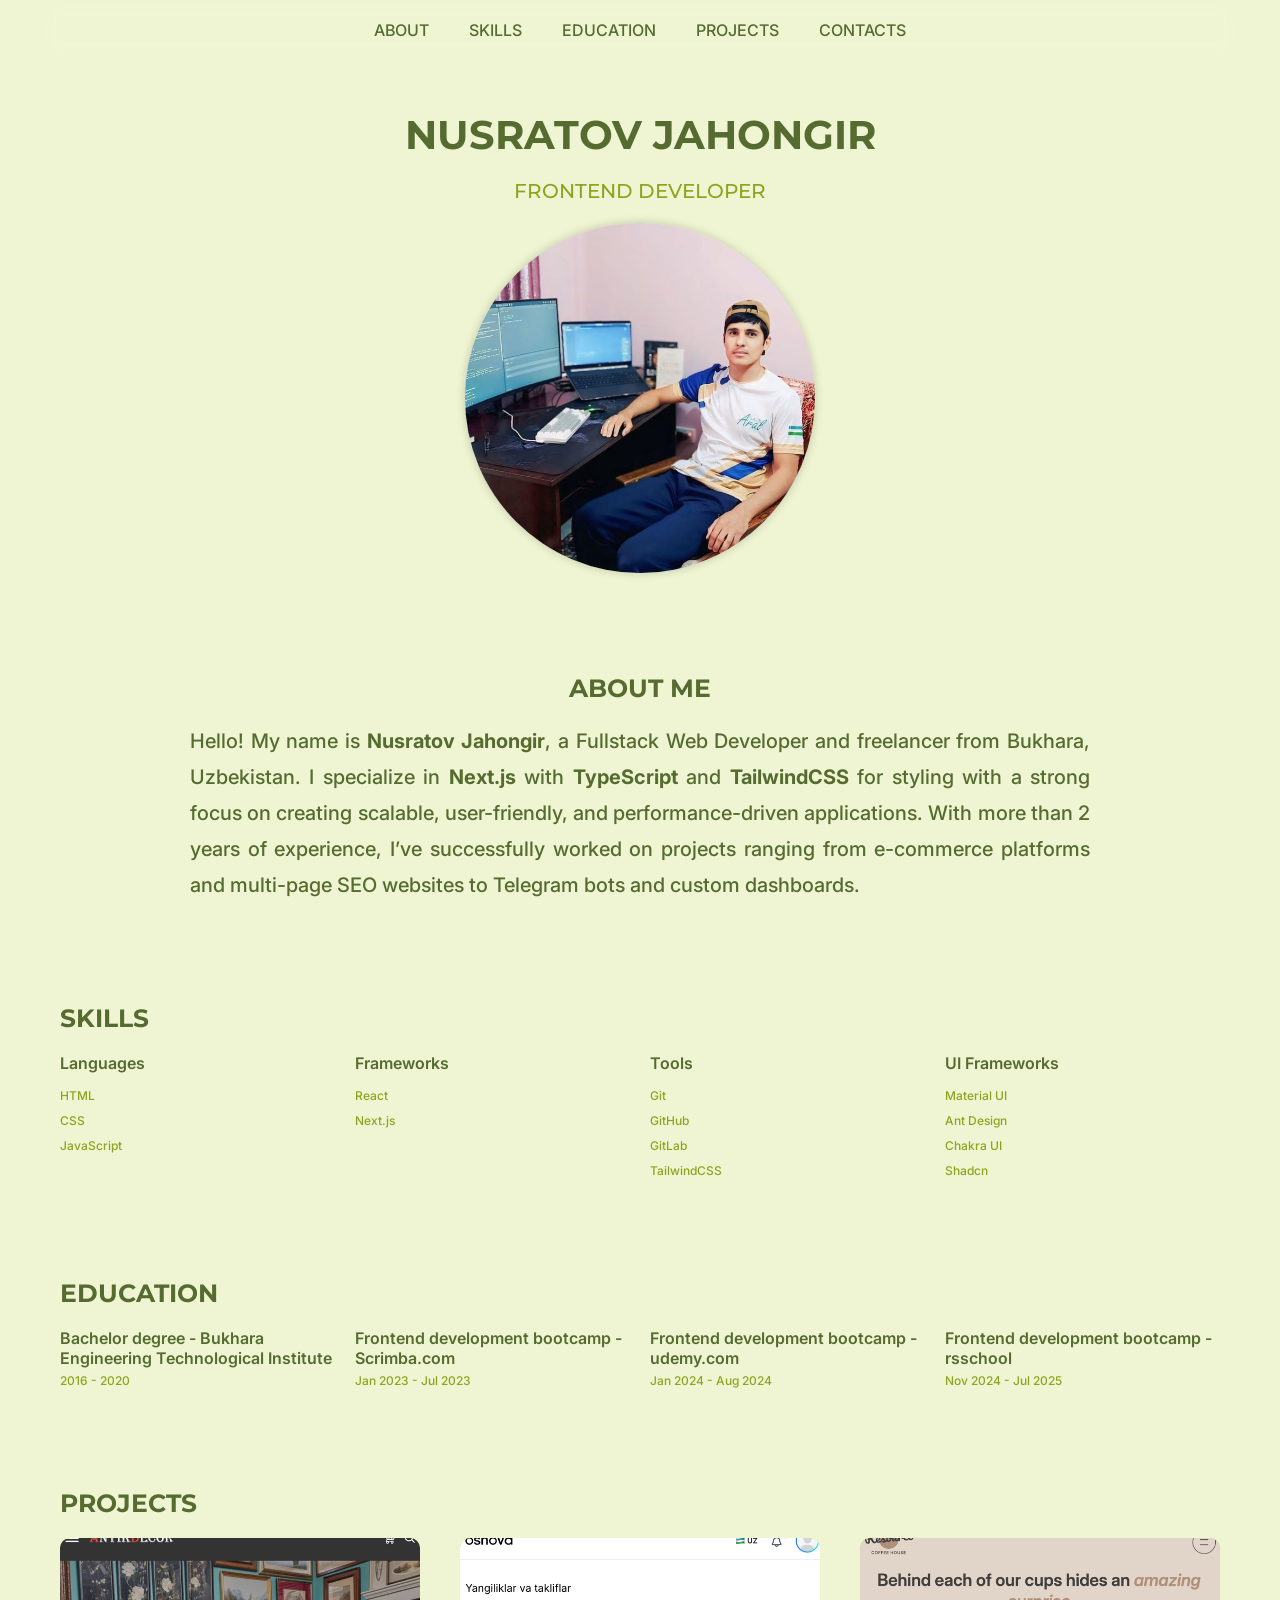
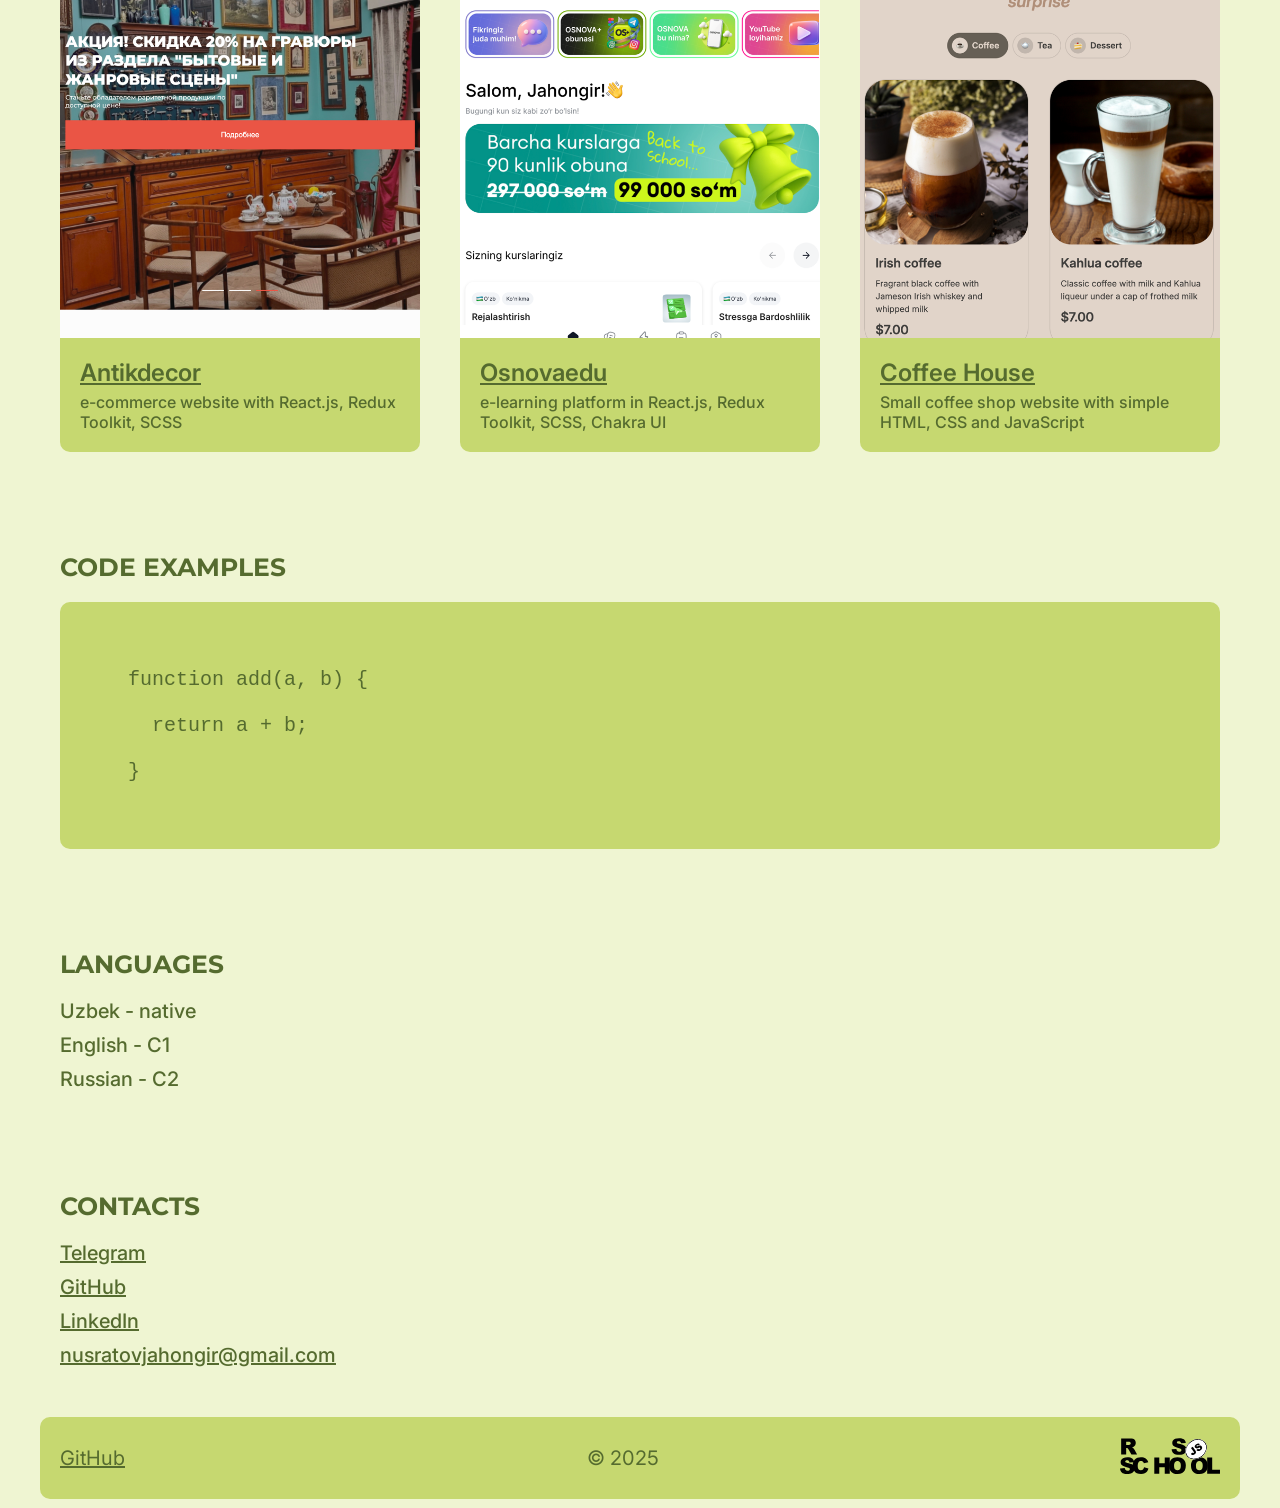
<file: index.html>
<!DOCTYPE html>
<html lang="en">
  <head>
    <meta charset="UTF-8" />
    <meta name="viewport" content="width=device-width, initial-scale=1.0" />
    <link rel="stylesheet" href="style.css" />
    <link rel="preconnect" href="https://fonts.googleapis.com" />
    <link rel="preconnect" href="https://fonts.gstatic.com" crossorigin />
    <link
      href="https://fonts.googleapis.com/css2?family=Inter:ital,opsz,wght@0,14..32,100..900;1,14..32,100..900&family=Lato:ital,wght@0,100;0,300;0,400;0,700;0,900;1,100;1,300;1,400;1,700;1,900&family=Merriweather:ital,wght@0,300;0,400;0,700;0,900;1,300;1,400;1,700;1,900&family=Montserrat:ital,wght@0,100..900;1,100..900&family=Poppins:ital,wght@0,100;0,200;0,300;0,400;0,500;0,600;0,700;0,800;0,900;1,100;1,200;1,300;1,400;1,500;1,600;1,700;1,800;1,900&family=Prata&family=Roboto:ital,wght@0,100..900;1,100..900&display=swap"
      rel="stylesheet"
    />
    <title>RSSchool CV</title>
  </head>
  <body>
    <header class="container" id="header">
      <nav class="menu">
        <ul class="menu-list">
          <li><a href="#about">about</a></li>
          <li><a href="#skills">skills</a></li>
          <li><a href="#education">education</a></li>
          <li><a href="#projects">projects</a></li>
          <li><a href="#contacts">contacts</a></li>
        </ul>
      </nav>
    </header>
    <main>
      <section class="container" id="hero">
        <h1 class="hero-title">Nusratov Jahongir</h1>
        <h2 class="hero-subtitle">Frontend Developer</h2>
        <img
          src="me.jpg"
          alt="me on the chair, in front of computer desk"
          width="300"
          height="300"
          class="hero-image"
        />
      </section>

      <section id="about" class="container">
        <h2 class="section-title about-title">About me</h2>
        <p class="section-text about-text">
          Hello! My name is
          <strong>Nusratov Jahongir</strong>, a Fullstack Web Developer and
          freelancer from Bukhara, Uzbekistan. I specialize in
          <strong>Next.js</strong> with <strong>TypeScript</strong> and
          <strong> TailwindCSS</strong> for styling with a strong focus on
          creating scalable, user-friendly, and performance-driven applications.
          With more than 2 years of experience, I’ve successfully worked on
          projects ranging from e-commerce platforms and multi-page SEO websites
          to Telegram bots and custom dashboards.
        </p>
      </section>

      <section id="skills" class="container">
        <h2 class="section-title">Skills</h2>
        <div class="skills-wrapper">
          <section>
            <h3>Languages</h3>
            <ul>
              <li>HTML</li>
              <li>CSS</li>
              <li>JavaScript</li>
            </ul>
          </section>

          <section>
            <h3>Frameworks</h3>
            <ul>
              <li>React</li>
              <li>Next.js</li>
            </ul>
          </section>

          <section>
            <h3>Tools</h3>
            <ul>
              <li>Git</li>
              <li>GitHub</li>
              <li>GitLab</li>
              <li>TailwindCSS</li>
            </ul>
          </section>

          <section>
            <h3>UI Frameworks</h3>
            <ul>
              <li>Material UI</li>
              <li>Ant Design</li>
              <li>Chakra UI</li>
              <li>Shadcn</li>
            </ul>
          </section>
        </div>
      </section>

      <section id="education" class="container">
        <h2 class="section-title">Education</h2>
        <div class="education-wrapper">
          <section>
            <h3>
              Bachelor degree - Bukhara Engineering Technological Institute
            </h3>
            <p>2016 - 2020</p>
          </section>

          <section>
            <h3>Frontend development bootcamp - Scrimba.com</h3>
            <p>Jan 2023 - Jul 2023</p>
          </section>

          <section>
            <h3>Frontend development bootcamp - udemy.com</h3>
            <p>Jan 2024 - Aug 2024</p>
          </section>

          <section>
            <h3>Frontend development bootcamp - rsschool</h3>
            <p>Nov 2024 - Jul 2025</p>
          </section>
        </div>
      </section>

      <section id="projects" class="container">
        <h2 class="section-title">Projects</h2>
        <div class="projects-wrapper">
          <section class="project">
            <div class="project-image-wrapper">
              <img
                src="antikdecor-1.png"
                alt="antikdecor"
                width="300"
                height="300"
                class="project-image"
              />
            </div>
            <div class="project-info">
              <h3 class="project-title">
                <a href="https://antikdecor.ru/" target="_blank">Antikdecor</a>
              </h3>
              <p class="project-text">
                e-commerce website with React.js, Redux Toolkit, SCSS
              </p>
            </div>
          </section>

          <section class="project">
            <div class="project-image-wrapper">
              <img
                src="osnova-1.png"
                alt="antikdecor"
                width="300"
                height="400"
                class="project-image"
              />
            </div>
            <div class="project-info">
              <h3 class="project-title">
                <a href="https://my.osnovaedu.uz/" target="_blank">Osnovaedu</a>
              </h3>
              <p class="project-text">
                e-learning platform in React.js, Redux Toolkit, SCSS, Chakra UI
              </p>
            </div>
          </section>

          <section class="project">
            <div class="project-image-wrapper">
              <img
                src="coffee-1.png"
                alt="antikdecor"
                width="300"
                height="400"
                class="project-image"
              />
            </div>
            <div class="project-info">
              <h3 class="project-title">
                <a
                  href="https://coffee-house-rsschool.netlify.app/"
                  target="_blank"
                  >Coffee House</a
                >
              </h3>
              <p class="project-text">
                Small coffee shop website with simple HTML, CSS and JavaScript
              </p>
            </div>
          </section>
        </div>
      </section>

      <section id="code-examples" class="container">
        <h2 class="section-title">Code Examples</h2>
        <pre class="code-block">
          <code>

    function add(a, b) {
      
      return a + b;
      
    }
          </code>
        </pre>
      </section>

      <section id="languages" class="container">
        <h2 class="section-title">Languages</h2>
        <ol class="languages-list">
          <li>Uzbek - native</li>
          <li>English - C1</li>
          <li>Russian - C2</li>
        </ol>
      </section>

      <section id="contacts" class="container">
        <h2 class="section-title">Contacts</h2>
        <ul class="contacts-list">
          <li><a href="https://t.me/mr_jakhongir">Telegram</a></li>
          <li><a href="https://github.com/mrjakhongir">GitHub</a></li>
          <li>
            <a href="https://www.linkedin.com/in/nusratov-jahongir/"
              >LinkedIn</a
            >
          </li>
          <li>
            <a href="mailto: nusratovjahongir@gmail"
              >nusratovjahongir@gmail.com</a
            >
          </li>
        </ul>
      </section>
    </main>
    <footer class="container" id="footer">
      <a href="https://github.com/mrjakhongir">GitHub</a>
      <p>&copy; 2025</p>
      <a href="https://rs.school/courses/short-track" target="_blank">
        <img src="rs-school-logo.svg" alt="rsschool logo" width="100" />
      </a>
    </footer>
  </body>
</html>
</file>
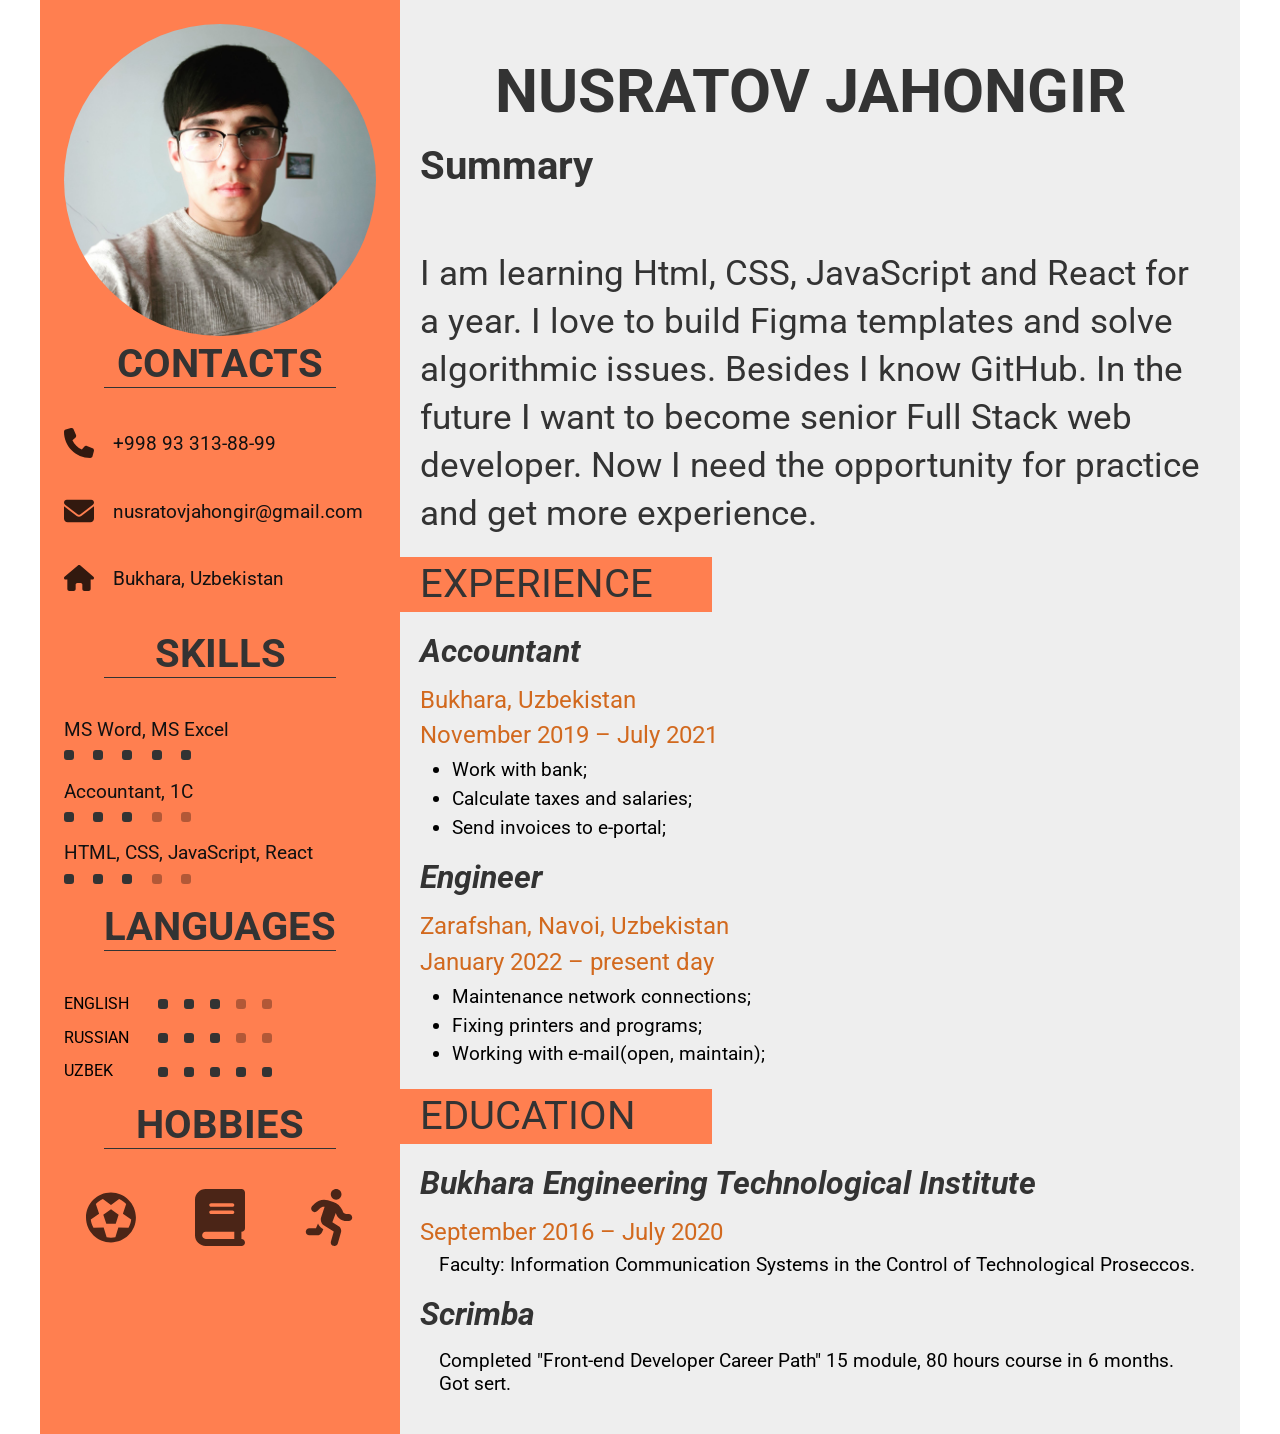
<file: cv/index.html>
<!DOCTYPE html>
<html lang="en">
<head>
    <meta charset="UTF-8">
    <meta http-equiv="X-UA-Compatible" content="IE=edge">
    <meta name="viewport" content="width=device-width, initial-scale=1.0">
    <link href="https://fonts.googleapis.com/css2?family=Roboto:wght@400;700&display=swap" 
    rel="stylesheet"> 
    <link rel="stylesheet" href="./style.css">
    <title>Document</title>
</head>
<body>
    <div class="container">
    <div class="left-col">
        <img class="avatar" src="./images/avatar.jpg" />
        <div class="contacts">
          <h2 class="left-title">Contacts</h2>
          <div class="contact-number">
            <img src="./images/phone-solid.svg" />
            <div>+998 93 313-88-99</div>
          </div>
          <div class="email">
            <img src="./images/envelope-solid.svg" />
            <div>nusratovjahongir@gmail.com</div>
          </div>
          <div class="address">
            <img src="./images/house-solid.svg" />
            <div>Bukhara, Uzbekistan</div>
          </div>
        </div>

        <div class="skills">
            <h2 class='left-title'>SKILLS</h2>
            <div class="office-programms">
                <div>MS Word, MS Excel</div>
                <div class="rates">
                <div class="rate rate-full"></div>
                <div class="rate rate-full"></div>
                <div class="rate rate-full"></div>
                <div class="rate rate-full"></div>
                <div class="rate rate-full"></div>
                </div>
            </div>

            <div class="accounting">
                <div>Accountant, 1C</div>
                <div class="rates">
                <div class="rate rate-full"></div>
                <div class="rate rate-full"></div>
                <div class="rate rate-full"></div>
                <div class="rate rate-emty"></div>
                <div class="rate rate-emty"></div>
                </div>
            </div>

            <div class="programming">
                <div>HTML, CSS, JavaScript, React</div>
                <div class="rates">
                <div class="rate rate-full"></div>
                <div class="rate rate-full"></div>
                <div class="rate rate-full"></div>
                <div class="rate rate-emty"></div>
                <div class="rate rate-emty"></div>
                </div>
            </div>
            
        </div>

        <h2 class="left-title">LANGUAGES</h2>
        <div class="languages">    
            <div class="languages-left">
                <div>ENGLISH</div>
                <div>RUSSIAN</div>
                <div>UZBEK</div>
            </div>
            <div class="languages-right">
                <div class="rates">
                    <div class="rate rate-full"></div>
                    <div class="rate rate-full"></div>
                    <div class="rate rate-full"></div>
                    <div class="rate"></div>
                    <div class="rate"></div>
                </div>
                <div class="rates">
                    <div class="rate rate-full"></div>
                    <div class="rate rate-full"></div>
                    <div class="rate rate-full"></div>
                    <div class="rate"></div>
                    <div class="rate"></div>
                </div>
                <div class="rates">
                    <div class="rate rate-full"></div>
                    <div class="rate rate-full"></div>
                    <div class="rate rate-full"></div>
                    <div class="rate rate-full"></div>
                    <div class="rate rate-full"></div>
                </div>
            </div>           
        </div>

        <div class="hobbies">
            <h2 class="left-title">HOBBIES</h2>
            <div class="hobby-icon">
                <img src="./images/futbol-regular.svg" />
                <img src="./images/book-solid.svg" />
                <img src="./images/person-running-solid.svg" />
            </div>
        </div>
    </div>
    <div class="right-col">
        <h1 class="right-title">nusratov jahongir</h1>
        <h3 class="right-subtitle">Summary</h3>
        <p class="summary-text"> I am learning Html, CSS, JavaScript and React for a year. 
        I love to build Figma templates and solve algorithmic issues. 
        Besides I know GitHub. In the future I want to become senior 
        Full Stack web developer. Now I need the opportunity for practice 
        and get more experience.</p>

        <div class='right-subtitle right-subtitle--info'>EXPERIENCE</div>
        <div class="exp-accountant">
         <h3 class="exp-name">Accountant</h3>
         <div class="exp-location">Bukhara, Uzbekistan</div>
         <div class="exp-date">November 2019 – July 2021 </div>
         <ul class="responsibilities">
            <li>Work with bank;</li>
            <li>Calculate taxes and salaries;</li>
            <li>Send invoices to e-portal;</li>
         </ul>
        </div>

        <div class="exp-engineer">
            <h3 class="exp-name">Engineer</h3>
            <div class="exp-location">Zarafshan, Navoi, Uzbekistan</div>
            <div class="exp-date">January 2022 – present day</div>
            <ul class="responsibilities">
               <li>Maintenance network connections;</li>
               <li>Fixing printers and programs;</li>
               <li>Working with e-mail(open, maintain);</li>
            </ul>
        </div>

        <div class='right-subtitle right-subtitle--info'>EDUCATION</div>
        <h3 class="exp-name">Bukhara Engineering Technological Institute</h3>
        <div class="exp-date">September 2016 – July 2020</div>
        <p class='education-text'>Faculty: Information Communication Systems in the Control of Technological Proseccos.</p>

        <h3 class="exp-name">Scrimba</h3>
        <p class='education-text'>Completed "Front-end Developer Career Path" 15 module, 80 hours course in 6 months. Got sert.</p>
    </div>
    </div><!-- Container-->
</body>
</html>
</file>
<file: style.css>
* {
  margin: 0;
  padding: 0;
  box-sizing: border-box;
}

html {
  font-size: 10px;
  scroll-behavior: smooth;
}

body {
  background: var(--bg-color);
  font-family: var(--font-secondary);
}

li {
  list-style: none;
}

a {
  text-decoration: none;
  color: inherit;
  cursor: pointer;
}

h1,
h2 {
  font-family: var(--font-primary);
  font-weight: 700;
  color: var(--primary-color);
  text-transform: uppercase;
}

.container {
  max-width: 1200px;
  margin: 0 auto;
  padding: 0 15px;
}

.section-title {
  font-size: 2.5rem;
  text-transform: uppercase;
  color: var(--primary-color);
  font-weight: 700;
  margin-bottom: 2rem;
}

.section-text {
  font-size: 1.6rem;
  line-height: 150%;
  color: var(--primary-color);
  font-weight: 500;
}

:root {
  --font-primary: "Montserrat", sans-serif;
  --font-secondary: "Inter", sans-serif;
  --primary-color: #556b2f;
  --secondary-color: #8fa31e;
  --bg-color: #eff5d2;
  --bg-dark: #c6d870;
}

/* HEADER */

#header {
  display: flex;
  align-items: center;
  justify-content: center;
  padding: 2rem;
  position: sticky;
  top: 0;
  left: 0;
  right: 0;
  background: transparent;
  z-index: 100;
  backdrop-filter: blur(10px);
}

.logo {
  font-size: 3rem;
  font-weight: 600;
  color: var(--primary-color);
}

.menu-list {
  display: flex;
  gap: 4rem;
  font-size: 1.6rem;
}

.menu-list li a {
  color: var(--primary-color);
  transition: color 0.2s ease;
  text-transform: uppercase;
  font-weight: 500;
}

.menu-list li a:hover {
  text-decoration: underline;
  color: var(--secondary-color);
}

@media (max-width: 600px) {
  .menu-list {
    gap: 1rem;
    font-size: 1.2rem;
  }
}

/* HERO */

#hero {
  display: flex;
  flex-direction: column;
  align-items: center;
  justify-content: center;
  gap: 2rem;
  padding: 5rem 2rem;
}

.hero-title {
  font-size: 4rem;
  text-align: center;
  text-transform: uppercase;
  color: var(--primary-color);
  font-weight: 700;
}

.hero-subtitle {
  font-size: 2rem;
  text-align: center;
  text-transform: uppercase;
  color: var(--secondary-color);
  font-weight: 500;
}

.hero-image {
  width: 350px;
  height: 350px;
  object-fit: cover;
  border-radius: 50%;
  box-shadow: 0 0 10px rgba(0, 0, 0, 0.2);
}

/* ABOUT */

#about {
  color: var(--primary-color);
  font-weight: 500;
  padding: 5rem 2rem;
}

.about-title {
  text-align: center;
}

.about-text {
  font-size: 2rem;
  text-align: justify;
  max-width: 900px;
  margin: 0 auto;
  line-height: 180%;
}

/* SKILLS */

#skills {
  padding: 5rem 2rem;
}

.skills-wrapper {
  display: grid;
  grid-template-columns: repeat(auto-fit, minmax(200px, 1fr));
  gap: 2rem;
}

.skills-wrapper section {
  display: flex;
  flex-direction: column;
  gap: 1.5rem;
}

.skills-wrapper h3 {
  font-size: 1.6rem;
  color: var(--primary-color);
  font-weight: 600;
}

.skills-wrapper ul {
  display: flex;
  flex-direction: column;
  gap: 1rem;
  font-size: 1.2rem;
  color: var(--secondary-color);
  font-weight: 500;
}

/* EDUCATION */

#education {
  padding: 5rem 2rem;
}

.education-wrapper {
  display: grid;
  grid-template-columns: repeat(auto-fit, minmax(200px, 1fr));
  gap: 2rem;
}

.education-wrapper > section h3 {
  font-size: 1.6rem;
  color: var(--primary-color);
  font-weight: 600;
  margin-bottom: 0.5rem;
}

.education-wrapper > section p {
  font-size: 1.2rem;
  color: var(--secondary-color);
  font-weight: 500;
}

/* PROJECTS */

#projects {
  padding: 5rem 2rem;
}

.projects-wrapper {
  display: grid;
  grid-template-columns: repeat(auto-fit, minmax(300px, 1fr));
  gap: 4rem;
}

.project {
  display: flex;
  flex-direction: column;
  background: var(--bg-dark);
  overflow: hidden;
  border-radius: 10px;
}

.project-image-wrapper {
  height: 400px;
}

.project-image {
  width: 100%;
  height: 100%;
  object-fit: cover;
}

.project-info {
  padding: 2rem;
  color: var(--primary-color);
}

.project-title {
  font-size: 2.4rem;
  font-weight: 600;
  margin-bottom: 0.5rem;
  text-decoration: underline;
}

.project-text {
  font-size: 1.6rem;
  font-weight: 500;
}

/* CODE EXAMPLES */

#code-examples {
  padding: 5rem 2rem;
}

.code-block {
  background: var(--bg-dark);
  padding: 2rem;
  border-radius: 10px;
  font-size: 2rem;
  font-weight: 500;
  color: var(--primary-color);
}

/* LANGUAGE */

#languages {
  padding: 5rem 2rem;
}

.languages-list {
  display: flex;
  flex-direction: column;
  gap: 1rem;
  font-size: 2rem;
  font-weight: 500;
  color: var(--primary-color);
}

/* CONTACT */

#contacts {
  padding: 5rem 2rem;
}

.contacts-list {
  display: flex;
  flex-direction: column;
  gap: 1rem;
  font-size: 2rem;
  font-weight: 500;
  color: var(--primary-color);
}

.contacts-list a {
  text-decoration: underline;
}

/* FOOTER */

#footer {
  display: flex;
  justify-content: space-between;
  align-items: center;
  padding: 2rem;
  font-size: 2rem;
  background: var(--bg-dark);
  color: var(--primary-color);
  border-radius: 1rem;
}

#footer a {
  text-decoration: underline;
}
</file>
<file: cv/style.css>
* {
    box-sizing: border-box;
    margin: 0;
    padding: 0;
    font-family: 'Roboto', sans-serif;
}

img {
    width: 100%;
}

.container {
    width: 100%;
    max-width: 1200px;
    margin: 0 auto;
    display: flex;
    
}

.left-col {
    width: 30%;
    background-color: coral;
    padding: 1.5em;
}

.avatar {
    border-radius: 50%;
    
}

.left-title {
    text-align: center;
    color: #333;
    font-size: 2.5rem;
    margin: 0 1em;
    border-bottom: 1px solid #333;
    margin-bottom: 1em;
    text-transform: uppercase;
}

.contacts > div > img {
    width: 30px;
    opacity: .8;
}

.contact-number,
.email,
.address {
    display: flex;
    align-items: center;
    gap: 1em;
    margin-bottom: 2em;
    font-size: 1.2rem;
    color: #111;
}

.rates {
    display: flex;
    gap: 1em;
    margin-top: .5em;
}

.rate {
    width: 10px;
    height: 10px;
    border-radius: 30%;
    background-color: rgba(0,0,0,0.3);
}

.rate-full {
    background-color: #333;
}

.office-programms,
.accounting,
.programming {
    font-size: 1.2rem;
    color: #111;
    margin-bottom: 1em;
}

.languages {
    display: flex;
    align-items: baseline;
}

.languages-left {
    width: 30%;
    
}

.languages-left > div {
    margin-bottom: .9em;
}

.languages-right > div {
    margin-bottom: 1.5em;
}

.hobby-icon {
    display: flex;
    justify-content: space-around;
    gap: 1em;
}

.hobby-icon > img {
    opacity: .7;
    width: 50px;
}

.right-col {
    width: 70%;
    background-color: #eee;
    padding: 60px 40px 20px 20px;
}

.right-title {
    font-size: 3.8rem;
    line-height: 4rem;
    text-transform: uppercase;
    text-align: center;
    color: #333;
    margin-bottom: 20px;
}

.right-subtitle {
    font-size: 2.5rem;
    line-height: 2.8rem;
    color: #333;
    margin-bottom: 60px;
}

.summary-text {
    color: #333;
    font-size: 2.2rem;
    line-height: 3rem;
}

.right-subtitle--info {
    margin: .5em 0;
    background-color: coral;
    width: 40%;
    padding: 5px 20px;
    margin-left: -20px;
}

.exp-name {
    font-size: 2rem;
    font-style: italic;
    color: #333;
    margin-bottom: .5em;
}   

.exp-location,
.exp-date {
    font-size: 1.5rem;
    margin-bottom: .3em;
    color: chocolate;
}

.responsibilities {
    margin-left: 2em;
    margin-bottom: 1em;
}

.responsibilities > li {
    font-size: 1.2rem;
    line-height: 1.8rem;
}

.education-text {
    font-size: 1.2rem;
    margin-left: 1em;
    margin-bottom: 1em;
}
</file>
